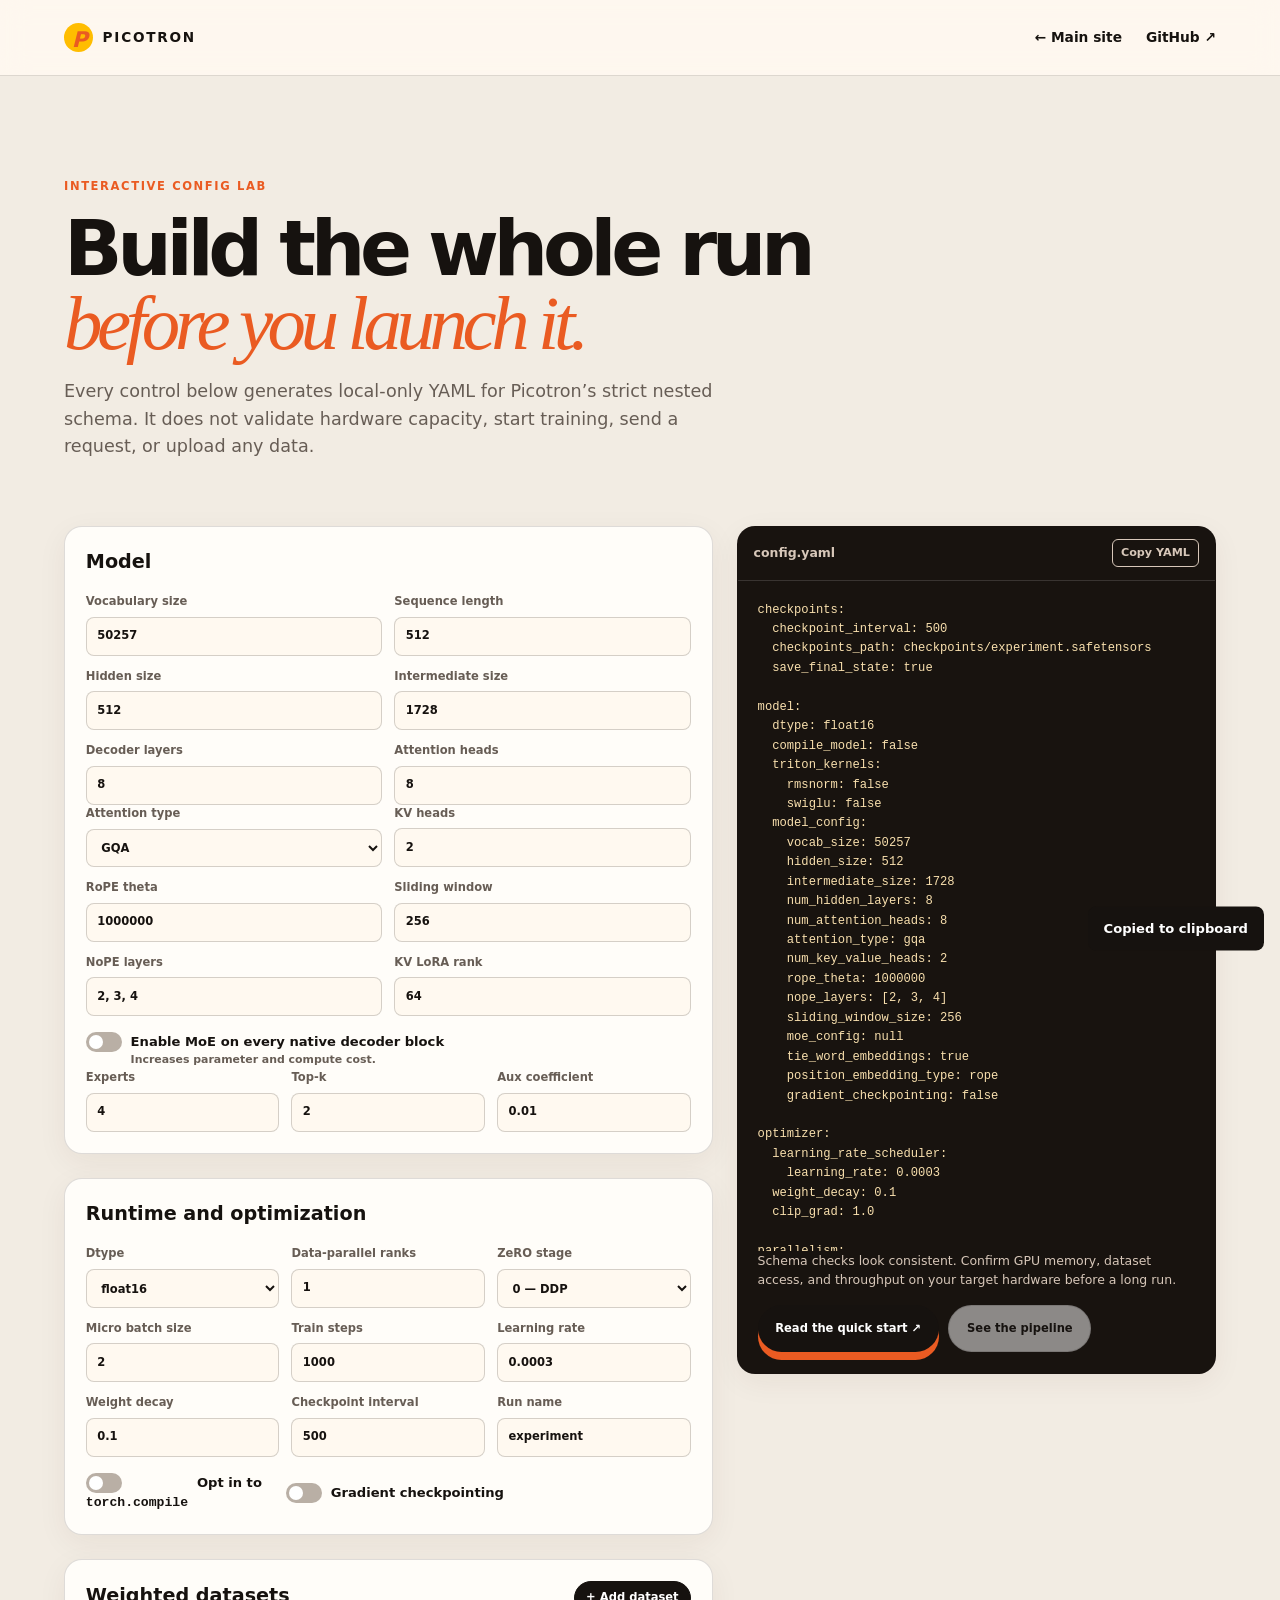
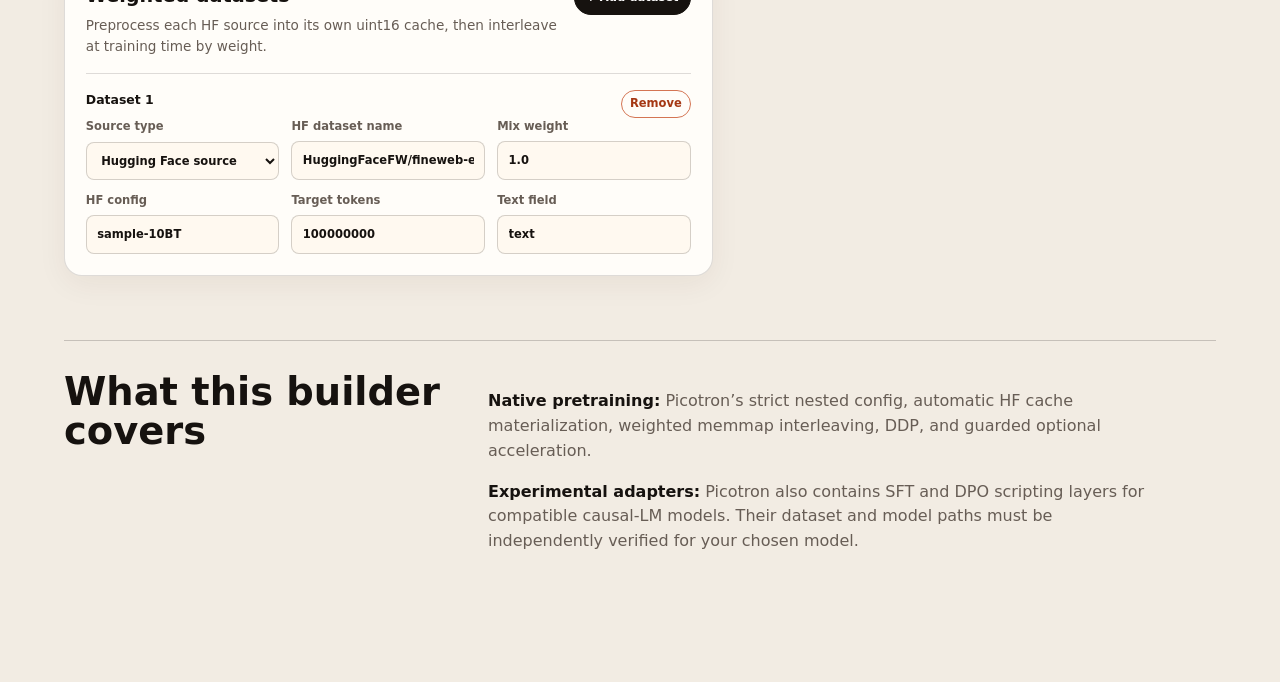
<file: docs/config-lab.html>
<!doctype html>
<html lang="en">
  <head>
    <meta charset="utf-8">
    <meta name="viewport" content="width=device-width, initial-scale=1">
    <meta name="description" content="Build a strict nested Picotron training configuration in the browser.">
    <title>Picotron Config Lab</title>
    <link rel="stylesheet" href="assets/site.css">
    <link rel="stylesheet" href="assets/config-lab.css">
  </head>
  <body class="lab-body">
    <a class="skip-link" href="#main">Skip to builder</a>
    <header class="site-header">
      <a class="brand" href="index.html" aria-label="Picotron home"><span class="brand-mark">P</span> PICOTRON</a>
      <nav class="site-nav lab-nav"><a href="index.html">← Main site</a><a href="https://github.com/AndyMLAndAI/picotron" target="_blank" rel="noreferrer">GitHub ↗</a></nav>
    </header>
    <main class="lab-shell" id="main">
      <section class="lab-hero">
        <p class="eyebrow">INTERACTIVE CONFIG LAB</p>
        <h1>Build the whole run<br><em>before you launch it.</em></h1>
        <p>Every control below generates local-only YAML for Picotron’s strict nested schema. It does not validate hardware capacity, start training, send a request, or upload any data.</p>
      </section>

      <div class="lab-layout">
        <form class="lab-controls" data-lab-form>
          <section class="lab-panel">
            <h2>Model</h2>
            <div class="lab-fields lab-fields-2">
              <label>Vocabulary size <input data-lab="vocab" type="number" min="16" value="50257"></label>
              <label>Sequence length <input data-lab="sequence" type="number" min="8" step="8" value="512"></label>
              <label>Hidden size <input data-lab="hidden" type="number" min="16" step="16" value="512"></label>
              <label>Intermediate size <input data-lab="intermediate" type="number" min="16" step="16" value="1728"></label>
              <label>Decoder layers <input data-lab="layers" type="number" min="1" value="8"></label>
              <label>Attention heads <input data-lab="heads" type="number" min="1" value="8"></label>
            </div>
            <div class="lab-fields lab-fields-2">
              <label>Attention type <select data-lab="attention"><option value="mha">MHA</option><option value="gqa" selected>GQA</option><option value="mla">MLA</option></select></label>
              <label data-lab-kv>KV heads <input data-lab="kvHeads" type="number" min="1" value="2"></label>
              <label>RoPE theta <input data-lab="ropeTheta" type="number" min="1" value="1000000"></label>
              <label>Sliding window <input data-lab="window" type="number" min="1" value="256"></label>
              <label>NoPE layers <input data-lab="nope" type="text" value="2, 3, 4" placeholder="e.g. 2, 3, 4"></label>
              <label data-lab-mla hidden>KV LoRA rank <input data-lab="mlaRank" type="number" min="1" value="64"></label>
            </div>
            <label class="lab-toggle"><input data-lab="moe" type="checkbox"><span></span> Enable MoE on every native decoder block <small>Increases parameter and compute cost.</small></label>
            <div class="lab-fields lab-fields-3" data-lab-moe hidden>
              <label>Experts <input data-lab="experts" type="number" min="1" value="4"></label>
              <label>Top-k <input data-lab="topK" type="number" min="1" value="2"></label>
              <label>Aux coefficient <input data-lab="aux" type="number" min="0" step="0.001" value="0.01"></label>
            </div>
          </section>

          <section class="lab-panel">
            <h2>Runtime and optimization</h2>
            <div class="lab-fields lab-fields-3">
              <label>Dtype <select data-lab="dtype"><option value="auto">auto</option><option value="float16" selected>float16</option><option value="float32">float32</option><option value="bfloat16">bfloat16</option></select></label>
              <label>Data-parallel ranks <input data-lab="dp" type="number" min="1" value="1"></label>
              <label>ZeRO stage <select data-lab="zero"><option value="0" selected>0 — DDP</option><option value="1">1 — optimizer sharding</option><option value="2">2 — gradient sharding</option></select></label>
              <label>Micro batch size <input data-lab="batch" type="number" min="1" value="2"></label>
              <label>Train steps <input data-lab="steps" type="number" min="1" value="1000"></label>
              <label>Learning rate <input data-lab="learningRate" type="number" min="0.0000001" step="0.00001" value="0.0003"></label>
              <label>Weight decay <input data-lab="weightDecay" type="number" min="0" step="0.01" value="0.1"></label>
              <label>Checkpoint interval <input data-lab="checkpointInterval" type="number" min="1" value="500"></label>
              <label>Run name <input data-lab="run" type="text" value="experiment"></label>
            </div>
            <div class="lab-toggles"><label class="lab-toggle"><input data-lab="compile" type="checkbox"><span></span> Opt in to <code>torch.compile</code></label><label class="lab-toggle"><input data-lab="checkpointing" type="checkbox"><span></span> Gradient checkpointing</label></div>
          </section>

          <section class="lab-panel dataset-panel">
            <div class="dataset-heading"><div><h2>Weighted datasets</h2><p>Preprocess each HF source into its own uint16 cache, then interleave at training time by weight.</p></div><button class="add-dataset" data-add-dataset type="button">+ Add dataset</button></div>
            <div class="dataset-list" data-dataset-list></div>
          </section>
        </form>

        <aside class="lab-output" aria-label="Generated configuration">
          <div class="code-topline"><span>config.yaml</span><button type="button" class="copy-button" data-lab-copy>Copy YAML</button></div>
          <pre tabindex="0"><code data-lab-output></code></pre>
          <p class="lab-note" data-lab-note></p>
          <div class="lab-actions"><a class="button button-primary" href="https://github.com/AndyMLAndAI/picotron#quick-start" target="_blank" rel="noreferrer">Read the quick start ↗</a><a class="button button-quiet" href="index.html#pipeline">See the pipeline</a></div>
        </aside>
      </div>

      <section class="lab-disclosure">
        <h2>What this builder covers</h2>
        <div><p><strong>Native pretraining:</strong> Picotron’s strict nested config, automatic HF cache materialization, weighted memmap interleaving, DDP, and guarded optional acceleration.</p><p><strong>Experimental adapters:</strong> Picotron also contains SFT and DPO scripting layers for compatible causal-LM models. Their dataset and model paths must be independently verified for your chosen model.</p></div>
      </section>
    </main>
    <div class="toast" role="status" aria-live="polite" data-toast>Copied to clipboard</div>
    <script src="assets/config-lab.js"></script>
  </body>
</html>
</file>
<file: docs/assets/site.css>
:root{--ink:#16120f;--paper:#fff9f0;--peach:#ffd6aa;--orange:#ea5b22;--yellow:#ffbd00;--muted:#675d55;--line:rgba(22,18,15,.14);--card:#fffdf9;--shadow:0 20px 60px rgba(76,35,12,.12)}*{box-sizing:border-box}html{scroll-behavior:smooth}body{margin:0;background:var(--paper);color:var(--ink);font:16px/1.55 Inter,ui-sans-serif,system-ui,-apple-system,BlinkMacSystemFont,"Segoe UI",sans-serif}code,pre{font-family:"SFMono-Regular",Consolas,"Liberation Mono",monospace}.skip-link{position:absolute;left:1rem;top:-4rem;background:var(--ink);color:#fff;padding:.7rem 1rem;z-index:20}.skip-link:focus{top:1rem}.site-header{height:76px;display:flex;align-items:center;justify-content:space-between;gap:2rem;padding:0 clamp(1.25rem,5vw,5rem);border-bottom:1px solid var(--line);position:sticky;top:0;background:rgba(255,249,240,.9);backdrop-filter:blur(14px);z-index:10}.brand{font-size:.85rem;font-weight:900;letter-spacing:.13em;text-decoration:none;color:var(--ink);display:flex;align-items:center;gap:.6rem}.brand-mark{height:29px;width:29px;display:grid;place-items:center;border-radius:50%;background:var(--yellow);color:var(--orange);font-size:1.35rem;font-style:italic;letter-spacing:-.1em}.site-nav{display:flex;align-items:center;gap:1.5rem}.site-nav a{font-size:.86rem;font-weight:700;color:var(--ink);text-decoration:none}.site-nav a:hover,.text-link:hover{color:var(--orange)}.menu-button{display:none;background:transparent;border:0;padding:.4rem}.menu-button span{width:24px;height:2px;background:var(--ink);display:block;margin:5px}.section{padding:clamp(4.5rem,9vw,9rem) clamp(1.25rem,5vw,5rem);max-width:1500px;margin:auto}.hero{min-height:min(800px,calc(100vh - 76px));display:grid;grid-template-columns:1fr 1fr;align-items:center;gap:2rem;overflow:hidden}.eyebrow{font-weight:900;letter-spacing:.14em;font-size:.72rem;color:var(--orange);margin:0 0 1rem}.hero h1,.statement h2,.builder-heading h2,.pipeline-heading h2,.architecture-copy h2,.status-heading h2,.checkpoint-copy h2,.final-cta h2{font-size:clamp(3.1rem,6.2vw,6.5rem);line-height:.95;letter-spacing:-.07em;margin:0;font-weight:900}.hero h1 em{font-family:Georgia,serif;font-weight:400;color:var(--orange)}.hero-text{font-size:1.15rem;max-width:560px;color:var(--muted);margin:1.6rem 0 2rem}.hero-actions{display:flex;flex-wrap:wrap;gap:.8rem}.button{display:inline-flex;align-items:center;gap:.7rem;padding:.85rem 1.1rem;border-radius:999px;text-decoration:none;font-weight:800;font-size:.88rem;transition:transform .2s,box-shadow .2s}.button:hover{transform:translateY(-2px)}.button-primary{background:var(--ink);color:#fff;box-shadow:0 8px 0 var(--orange)}.button-quiet{border:1px solid var(--line);color:var(--ink);background:rgba(255,255,255,.5)}.hero-proof{display:flex;flex-wrap:wrap;gap:1rem;margin-top:2rem;font-size:.78rem;font-weight:800}.dot{width:8px;height:8px;border-radius:50%;display:inline-block;margin-right:.3rem}.dot-green{background:#39a86b}.dot-yellow{background:var(--yellow)}.dot-blue{background:#5395d9}.hero-art{position:relative;min-height:460px;display:grid;place-items:center}.hero-art img{width:120%;max-width:760px;position:relative;z-index:2;filter:drop-shadow(0 25px 25px rgba(110,51,12,.17));mix-blend-mode:multiply}.hero-glow{position:absolute;width:70%;aspect-ratio:1;border-radius:50%;background:var(--peach);filter:blur(15px);opacity:.8}.floating-card{position:absolute;z-index:3;background:rgba(255,253,249,.9);backdrop-filter:blur(6px);border:1px solid rgba(255,255,255,.8);border-radius:12px;padding:.75rem 1rem;box-shadow:var(--shadow);display:grid}.floating-card span{font-size:.62rem;letter-spacing:.11em;font-weight:900;color:var(--orange)}.floating-card strong{font-size:.95rem}.floating-card small{color:var(--muted);font-size:.7rem}.card-one{top:15%;right:2%}.card-two{bottom:14%;left:1%}.ticker{overflow:hidden;background:var(--ink);color:#fff;border-block:3px solid var(--yellow);white-space:nowrap}.ticker-track{display:inline-flex;gap:1.6rem;align-items:center;min-width:max-content;padding:.75rem 0;animation:scroll 28s linear infinite;font-size:.78rem;font-weight:900;letter-spacing:.1em}.ticker b{color:var(--yellow)}@keyframes scroll{to{transform:translateX(-50%)}}.section-label{display:flex;gap:1rem;align-items:baseline;margin-bottom:3rem;font-size:.72rem;font-weight:900;letter-spacing:.12em}.section-label span{color:var(--orange)}.section-label p{margin:0}.statement{display:grid;grid-template-columns:180px 1fr;gap:2rem}.statement-content{max-width:850px}.statement-content h2{font-size:clamp(2.7rem,5vw,5rem)}.statement-content>p{font-size:1.13rem;color:var(--muted);max-width:680px;margin:2rem 0}.principles{grid-column:2;display:grid;grid-template-columns:repeat(3,1fr);gap:1rem}.principles article{padding:1.5rem 0;border-top:1px solid var(--ink)}.principle-number{font-size:.75rem;color:var(--orange);font-weight:900}.principles h3{margin:.7rem 0;font-size:1.1rem}.principles p{color:var(--muted);font-size:.9rem;margin:0}.builder-section{background:#18130f;color:#fff;max-width:none;padding-left:max(1.25rem,calc((100vw - 1400px)/2));padding-right:max(1.25rem,calc((100vw - 1400px)/2))}.builder-section .section-label{color:#fff}.builder-heading{display:grid;grid-template-columns:1.4fr .7fr;gap:2rem;max-width:1400px;margin:0 auto 3rem}.builder-heading h2{font-size:clamp(2.6rem,5vw,5rem)}.builder-heading p{color:#cbbeb1;max-width:370px}.builder-grid{max-width:1400px;margin:auto;display:grid;grid-template-columns:minmax(280px,.85fr) minmax(340px,1.15fr);gap:1.5rem}.config-controls,.config-output{border:1px solid rgba(255,255,255,.16);border-radius:18px;background:rgba(255,255,255,.04)}.config-controls{padding:1.2rem}.config-controls fieldset{border:0;border-top:1px solid rgba(255,255,255,.15);padding:1.15rem 0 0;margin:1.15rem 0 0}.config-controls fieldset:first-child{border-top:0;padding-top:0;margin-top:0}.config-controls legend{font-size:.78rem;font-weight:900;letter-spacing:.1em;color:var(--yellow);padding:0}.config-controls label{display:grid;gap:.35rem;color:#ded4cb;font-size:.75rem;font-weight:800;margin:.75rem 0}.config-controls input:not([type=checkbox]),.config-controls select{width:100%;padding:.62rem .7rem;border-radius:8px;border:1px solid rgba(255,255,255,.18);background:#251c16;color:#fff;font:inherit}.control-row{display:grid;grid-template-columns:1fr 1fr;gap:.7rem}.toggle{grid-template-columns:auto 1fr;align-items:center;column-gap:.55rem;cursor:pointer}.toggle input{position:absolute;opacity:0}.toggle span{height:20px;width:36px;border-radius:20px;background:#5a4c41;position:relative;transition:.2s}.toggle span:after{content:"";position:absolute;left:3px;top:3px;height:14px;width:14px;border-radius:50%;background:#fff;transition:.2s}.toggle input:checked+span{background:var(--orange)}.toggle input:checked+span:after{transform:translateX(16px)}.code-topline{display:flex;justify-content:space-between;align-items:center;padding:.8rem 1rem;border-bottom:1px solid rgba(255,255,255,.14);font-size:.78rem;font-weight:900;color:#d7c7b9}.copy-button{border:1px solid currentColor;background:transparent;color:inherit;border-radius:6px;padding:.25rem .5rem;font:inherit;font-size:.7rem;font-weight:900;cursor:pointer}.copy-button:hover{background:rgba(255,255,255,.12)}.config-output pre{margin:0;padding:1.25rem;min-height:560px;overflow:auto;color:#f9e0ae;font-size:.79rem;line-height:1.6}.config-note{margin:0;padding:0 1.25rem 1.2rem;color:#d7c7b9;font-size:.78rem}.pipeline-section{background:#ffd5a7;max-width:none;padding-left:max(1.25rem,calc((100vw - 1400px)/2));padding-right:max(1.25rem,calc((100vw - 1400px)/2))}.pipeline-heading,.status-heading{max-width:1400px;margin:0 auto 2rem;display:grid;grid-template-columns:1.3fr .7fr;gap:2rem}.pipeline-heading h2,.status-heading h2{font-size:clamp(2.6rem,5vw,5rem)}.pipeline-heading p,.status-heading p{color:#64452e;max-width:380px}.pipeline-tabs,.pipeline-panel{max-width:1400px;margin-inline:auto}.pipeline-tabs{display:flex;gap:.5rem;margin-bottom:1rem}.tab,.filter{border:1px solid rgba(22,18,15,.24);background:transparent;color:var(--ink);border-radius:999px;padding:.55rem .9rem;font:inherit;font-size:.78rem;font-weight:900;cursor:pointer}.tab.active,.filter.active{background:var(--ink);color:#fff}.pipeline-panel{background:rgba(255,253,249,.64);border:1px solid rgba(255,255,255,.75);border-radius:18px;padding:1.5rem}.hidden{display:none}.pipeline-steps{display:grid;grid-template-columns:1fr auto 1fr auto 1fr;gap:1rem;align-items:center}.pipeline-steps>div{padding:1rem}.pipeline-steps span{font-size:.75rem;font-weight:900;color:var(--orange)}.pipeline-steps h3{margin:.4rem 0}.pipeline-steps p{margin:0;color:#64452e;font-size:.9rem}.pipeline-steps i{font-style:normal;font-size:1.5rem;color:var(--orange)}.command-box{display:flex;align-items:center;justify-content:space-between;gap:1rem;margin-top:1rem;padding:.75rem .9rem;border-radius:8px;background:var(--ink);color:#fff;overflow:auto}.command-box code{white-space:nowrap;font-size:.78rem}.architecture-section{display:grid;grid-template-columns:1fr 1fr;gap:4rem;align-items:center}.architecture-copy h2,.checkpoint-copy h2{font-size:clamp(2.6rem,5vw,5rem)}.architecture-copy p:not(.eyebrow),.checkpoint-copy p:not(.eyebrow){color:var(--muted);max-width:550px;font-size:1.05rem}.text-link{font-weight:900;color:var(--orange);text-decoration:none}.architecture-map{border:1px solid var(--line);border-radius:18px;background:var(--card);padding:2rem;text-align:center;box-shadow:var(--shadow)}.map-node{max-width:250px;margin:auto;border:1px solid var(--line);background:var(--paper);border-radius:9px;padding:.75rem;font-weight:900}.map-node small{display:block;color:var(--muted);font-weight:600;font-size:.72rem}.map-node.accent{border-color:var(--orange);background:#fff3e8}.map-node.output{background:var(--ink);color:#fff}.map-arrow{color:var(--orange);font-size:1.25rem;margin:.35rem}.map-row{display:grid;grid-template-columns:1fr 1fr;gap:.8rem}.status-section{background:#f2ece3;max-width:none;padding-left:max(1.25rem,calc((100vw - 1400px)/2));padding-right:max(1.25rem,calc((100vw - 1400px)/2))}.status-filter{max-width:1400px;margin:0 auto 1rem;display:flex;gap:.5rem}.status-grid{max-width:1400px;margin:auto;display:grid;grid-template-columns:repeat(3,1fr);gap:1rem}.status-card{border:1px solid var(--line);border-radius:14px;padding:1.35rem;background:var(--card)}.status-card h3{margin:.8rem 0 .5rem}.status-card p{margin:0;color:var(--muted);font-size:.88rem}.status-chip{display:inline-block;font-size:.62rem;font-weight:900;letter-spacing:.1em;padding:.25rem .45rem;border-radius:999px}.chip-real{color:#17643f;background:#d9f6e6}.chip-fallback{color:#784600;background:#ffe8b8}.status-disclaimer{max-width:1400px;margin:1.25rem auto 0;color:var(--muted);font-size:.8rem}.checkpoint-section{display:grid;grid-template-columns:1fr 1fr;gap:4rem;align-items:center}.checkpoint-visual{min-height:360px;display:grid;place-items:center;background:var(--ink);border-radius:20px}.file-stack{width:min(78%,400px);position:relative}.file{background:#f4e9d9;color:var(--ink);padding:1rem 1.2rem;border-radius:8px;box-shadow:0 9px 0 #c9aa84;margin-top:-.4rem;display:flex;flex-direction:column;transform:rotate(-2deg)}.file:nth-child(2){transform:rotate(2deg);background:#ffd6aa}.file:nth-child(3){transform:rotate(-1deg);background:#fffdf9}.file-main{background:var(--yellow);position:relative;z-index:2}.file span{font-size:.65rem;font-weight:900;letter-spacing:.1em;color:var(--orange)}.file strong{font-family:monospace;margin-top:.25rem}.faq-section{display:grid;grid-template-columns:180px 1fr;gap:2rem}.faq-list{max-width:900px}.faq-list details{border-top:1px solid var(--ink);padding:1.1rem 0}.faq-list details:last-child{border-bottom:1px solid var(--ink)}.faq-list summary{font-size:1.08rem;font-weight:900;cursor:pointer;list-style:none;display:flex;justify-content:space-between;gap:1rem}.faq-list summary:after{content:"+";color:var(--orange)}.faq-list details[open] summary:after{content:"−"}.faq-list p{max-width:700px;color:var(--muted);margin-bottom:0}.final-cta{max-width:none;background:var(--orange);color:#fff;text-align:center}.final-cta .eyebrow{color:#2d170d}.final-cta h2{font-size:clamp(3rem,6vw,6.5rem)}.final-cta .hero-actions{justify-content:center;margin-top:2rem}.final-cta .button-primary{background:var(--ink);box-shadow:0 8px 0 var(--yellow)}.final-cta .button-quiet{color:#fff;border-color:rgba(255,255,255,.5)}.site-footer{background:var(--ink);color:#e7ddd3;padding:1.2rem clamp(1.25rem,5vw,5rem);display:flex;justify-content:space-between;gap:1rem;flex-wrap:wrap;font-size:.78rem}.site-footer a{color:var(--yellow);text-decoration:none;font-weight:800}.toast{position:fixed;right:1rem;bottom:1rem;transform:translateY(150%);background:var(--ink);color:#fff;padding:.75rem 1rem;border-radius:8px;font-size:.82rem;font-weight:800;transition:transform .25s;z-index:30}.toast.show{transform:translateY(0)}.reveal{animation:up .7s both}@keyframes up{from{opacity:0;transform:translateY(18px)}to{opacity:1;transform:none}}@media(max-width:800px){.site-header{height:64px}.menu-button{display:block}.site-nav{display:none;position:absolute;left:0;right:0;top:63px;background:var(--paper);border-bottom:1px solid var(--line);padding:1rem 1.25rem;flex-direction:column;align-items:flex-start}.site-nav.open{display:flex}.hero,.architecture-section,.checkpoint-section{grid-template-columns:1fr}.hero{padding-top:3rem}.hero-art{min-height:310px;order:-1}.hero-art img{width:110%}.floating-card{display:none}.statement,.faq-section{grid-template-columns:1fr}.principles{grid-column:auto;grid-template-columns:1fr}.builder-heading,.builder-grid,.pipeline-heading,.status-heading{grid-template-columns:1fr}.pipeline-steps{grid-template-columns:1fr}.pipeline-steps i{transform:rotate(90deg);text-align:center}.status-grid{grid-template-columns:1fr}.config-output pre{min-height:420px}.section-label{margin-bottom:1.5rem}.map-row{grid-template-columns:1fr}.ticker-track{animation-duration:20s}}@media(prefers-reduced-motion:reduce){*,*:before,*:after{animation-duration:.01ms!important;animation-iteration-count:1!important;scroll-behavior:auto!important}}
</file>
<file: docs/assets/config-lab.css>
.advanced-link{display:grid;gap:.15rem;margin:0 1.25rem 1.25rem;padding:1rem;border:1px solid rgba(255,189,0,.55);border-radius:10px;color:#fff;text-decoration:none;font-size:.86rem;font-weight:900}.advanced-link:hover{background:rgba(255,189,0,.12)}.advanced-link span{color:#ffbd00}.advanced-link small{color:#d7c7b9;font-weight:600}.lab-body{background:#f2ece3}.lab-shell{max-width:1440px;margin:auto;padding:0 clamp(1.25rem,5vw,5rem) 5rem}.lab-hero{padding:clamp(4rem,8vw,7rem) 0 3rem;max-width:820px}.lab-hero h1{font-size:clamp(3rem,6vw,6rem);line-height:.96;letter-spacing:-.07em;margin:0;font-weight:900}.lab-hero h1 em{font-family:Georgia,serif;font-weight:400;color:#ea5b22}.lab-hero>p:not(.eyebrow){max-width:650px;color:#675d55;font-size:1.1rem}.lab-layout{display:grid;grid-template-columns:minmax(0,1.15fr) minmax(340px,.85fr);gap:1.5rem;align-items:start}.lab-controls{display:grid;gap:1.5rem}.lab-panel,.lab-output{background:#fffdf9;border:1px solid rgba(22,18,15,.14);border-radius:18px;padding:1.3rem;box-shadow:0 8px 30px rgba(76,35,12,.06)}.lab-panel h2{margin:0 0 1rem;font-size:1.2rem}.lab-fields{display:grid;gap:.75rem}.lab-fields-2{grid-template-columns:repeat(2,1fr)}.lab-fields-3{grid-template-columns:repeat(3,1fr)}.lab-fields label{display:grid;gap:.35rem;font-size:.72rem;font-weight:900;color:#675d55}.lab-fields input,.lab-fields select{width:100%;border:1px solid rgba(22,18,15,.18);border-radius:8px;background:#fff9f0;color:#16120f;padding:.6rem .65rem;font:inherit}.lab-toggle{display:grid;grid-template-columns:auto 1fr;align-items:center;column-gap:.55rem;margin-top:1rem;color:#16120f;font-size:.82rem;font-weight:900;cursor:pointer}.lab-toggle input{position:absolute;opacity:0}.lab-toggle span{width:36px;height:20px;border-radius:20px;background:#b9afa5;position:relative}.lab-toggle span:after{content:"";position:absolute;width:14px;height:14px;top:3px;left:3px;border-radius:50%;background:#fff;transition:.2s}.lab-toggle input:checked+span{background:#ea5b22}.lab-toggle input:checked+span:after{transform:translateX(16px)}.lab-toggle small{grid-column:2;color:#675d55;font-weight:600}.lab-toggles{display:flex;gap:1.5rem;flex-wrap:wrap}.dataset-heading,.dataset-card-top{display:flex;align-items:flex-start;justify-content:space-between;gap:1rem}.dataset-heading h2{margin-bottom:.25rem}.dataset-heading p{color:#675d55;font-size:.85rem;max-width:500px;margin:0}.add-dataset,.remove-dataset{border:1px solid #16120f;background:transparent;color:#16120f;border-radius:999px;padding:.45rem .7rem;font:inherit;font-size:.72rem;font-weight:900;cursor:pointer;white-space:nowrap}.add-dataset{background:#16120f;color:#fff}.dataset-list{display:grid;gap:.8rem;margin-top:1rem}.dataset-card{border-top:1px solid rgba(22,18,15,.14);padding-top:1rem}.dataset-card-top strong{font-size:.78rem}.remove-dataset{border-color:#d47554;color:#a53814;padding:.25rem .5rem}.lab-output{position:sticky;top:94px;padding:0;overflow:hidden;background:#18130f;color:#fff}.lab-output .code-topline{color:#d7c7b9}.lab-output pre{margin:0;padding:1.25rem;min-height:630px;max-height:calc(100vh - 230px);overflow:auto;color:#f9e0ae;font-size:.76rem;line-height:1.6}.lab-note{color:#d7c7b9;margin:0;padding:0 1.25rem 1rem;font-size:.78rem}.lab-note.warning{color:#ffcf78}.lab-actions{padding:0 1.25rem 1.3rem;display:flex;gap:.6rem;flex-wrap:wrap}.lab-actions .button{font-size:.72rem}.lab-disclosure{margin-top:4rem;padding:2rem 0;border-top:1px solid rgba(22,18,15,.2);display:grid;grid-template-columns:.7fr 1.3fr;gap:2rem}.lab-disclosure h2{font-size:clamp(1.8rem,3vw,3rem);line-height:1;margin:0}.lab-disclosure p{color:#675d55;max-width:680px}.lab-disclosure strong{color:#16120f}@media(max-width:900px){.lab-layout{grid-template-columns:1fr}.lab-output{position:static}.lab-output pre{max-height:none;min-height:430px}.lab-nav{display:flex}.lab-fields-3{grid-template-columns:repeat(2,1fr)}}@media(max-width:560px){.lab-fields-2,.lab-fields-3{grid-template-columns:1fr}.dataset-heading,.dataset-card-top{flex-direction:column}.lab-toggles{display:grid;gap:.5rem}.lab-nav{gap:.7rem}.lab-nav a{font-size:.72rem}}
</file>
